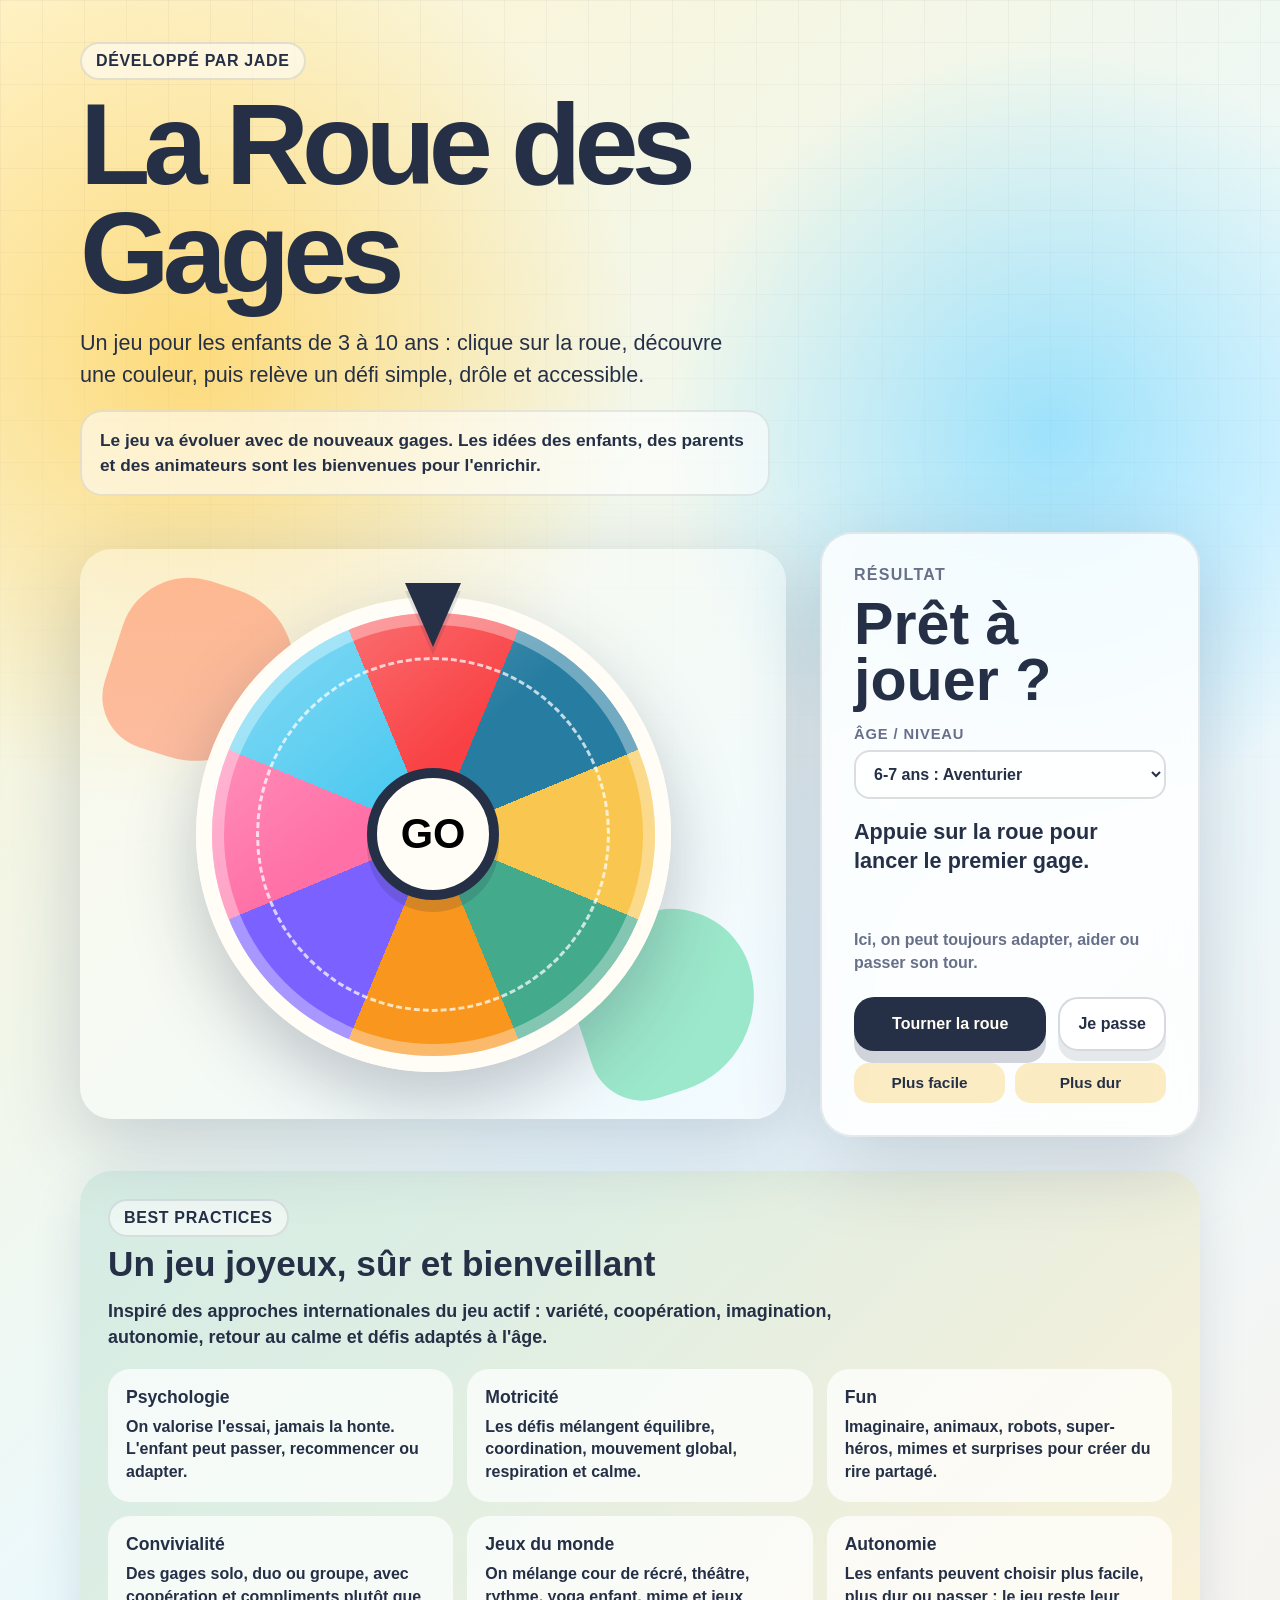
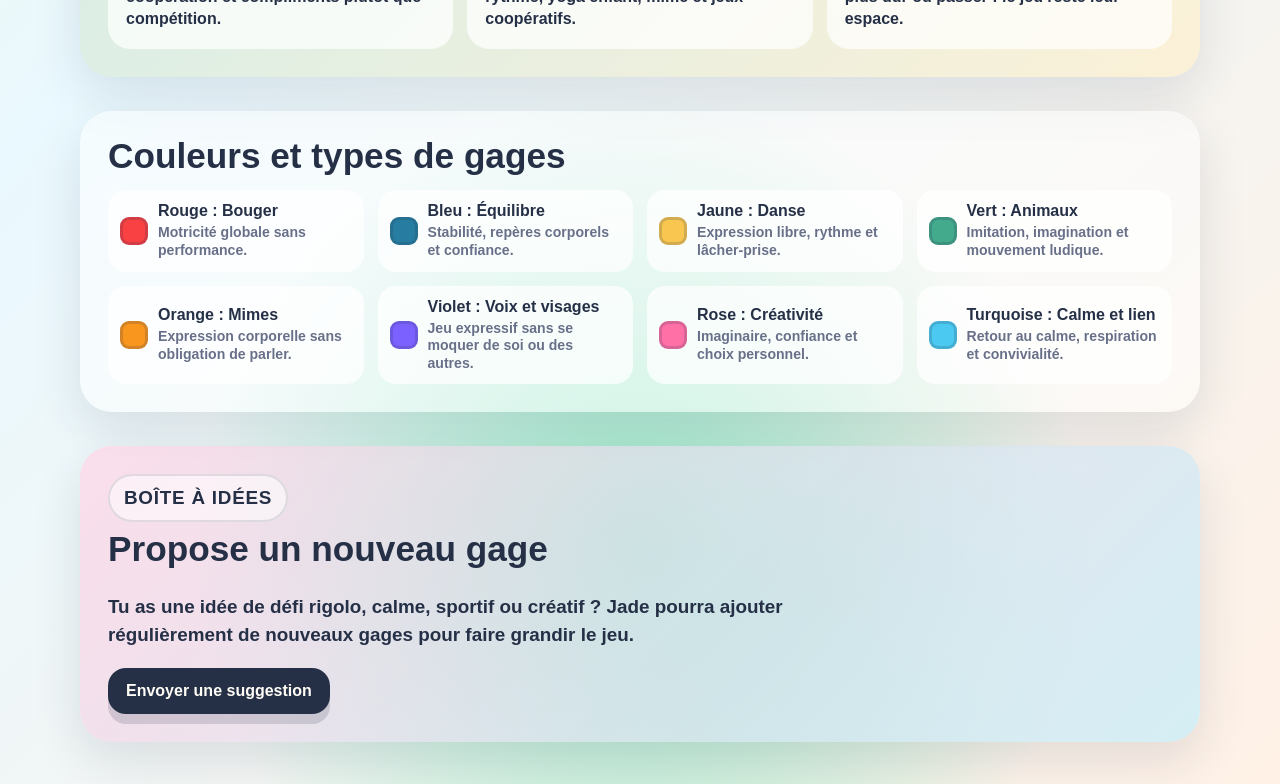
<file: index.html>
<!doctype html>
<html lang="fr">
  <head>
    <meta charset="utf-8" />
    <meta name="viewport" content="width=device-width, initial-scale=1" />
    <meta
      name="description"
      content="Jeu de roue colorée développé par Jade, avec gages simples pour enfants de 3 à 10 ans."
    />
    <meta name="theme-color" content="#f9c74f" />
    <title>Roue des Gages</title>
    <link rel="manifest" href="manifest.webmanifest" />
    <link rel="stylesheet" href="styles.css" />
  </head>
  <body>
    <main class="game-shell">
      <section class="hero" aria-labelledby="page-title">
        <p class="eyebrow">Développé par Jade</p>
        <h1 id="page-title">La Roue des Gages</h1>
        <p class="intro">
          Un jeu pour les enfants de 3 à 10 ans : clique sur la roue,
          découvre une couleur, puis relève un défi simple, drôle et accessible.
        </p>
        <p class="made-by">
          Le jeu va évoluer avec de nouveaux gages. Les idées des enfants, des
          parents et des animateurs sont les bienvenues pour l'enrichir.
        </p>
      </section>

      <section class="game-board" aria-label="Roue de jeu">
        <div class="wheel-zone">
          <div class="pointer" aria-hidden="true"></div>
          <button id="wheel" class="wheel" type="button" aria-label="Faire tourner la roue">
            <span class="wheel-center">
              <span>GO</span>
            </span>
          </button>
        </div>

        <aside class="result-card" aria-live="polite">
          <p class="result-label">Résultat</p>
          <h2 id="color-name">Prêt à jouer ?</h2>
          <div class="player-tools" aria-label="Choisir un niveau de gage">
            <label for="level-select">Âge / niveau</label>
            <select id="level-select">
              <option value="little">3-5 ans : Petit explorateur</option>
              <option value="middle" selected>6-7 ans : Aventurier</option>
              <option value="big">8-10 ans : Champion rigolo</option>
            </select>
          </div>
          <p id="challenge-text" class="challenge-text">
            Appuie sur la roue pour lancer le premier gage.
          </p>
          <p id="challenge-note" class="challenge-note">
            Ici, on peut toujours adapter, aider ou passer son tour.
          </p>
          <div class="actions">
            <button id="spin-button" class="spin-button" type="button">
              Tourner la roue
            </button>
            <button id="skip-button" class="soft-button" type="button">
              Je passe
            </button>
          </div>
          <div class="adjust-buttons" aria-label="Adapter la difficulté">
            <button id="easier-button" class="tiny-button" type="button">
              Plus facile
            </button>
            <button id="harder-button" class="tiny-button" type="button">
              Plus dur
            </button>
          </div>
        </aside>
      </section>

      <section class="best-practices" aria-labelledby="best-practices-title">
        <p class="eyebrow">Best practices</p>
        <h2 id="best-practices-title">Un jeu joyeux, sûr et bienveillant</h2>
        <p class="practice-intro">
          Inspiré des approches internationales du jeu actif : variété,
          coopération, imagination, autonomie, retour au calme et défis adaptés
          à l'âge.
        </p>
        <div class="practice-grid">
          <article>
            <h3>Psychologie</h3>
            <p>On valorise l'essai, jamais la honte. L'enfant peut passer, recommencer ou adapter.</p>
          </article>
          <article>
            <h3>Motricité</h3>
            <p>Les défis mélangent équilibre, coordination, mouvement global, respiration et calme.</p>
          </article>
          <article>
            <h3>Fun</h3>
            <p>Imaginaire, animaux, robots, super-héros, mimes et surprises pour créer du rire partagé.</p>
          </article>
          <article>
            <h3>Convivialité</h3>
            <p>Des gages solo, duo ou groupe, avec coopération et compliments plutôt que compétition.</p>
          </article>
          <article>
            <h3>Jeux du monde</h3>
            <p>On mélange cour de récré, théâtre, rythme, yoga enfant, mime et jeux coopératifs.</p>
          </article>
          <article>
            <h3>Autonomie</h3>
            <p>Les enfants peuvent choisir plus facile, plus dur ou passer : le jeu reste leur espace.</p>
          </article>
        </div>
      </section>

      <section class="rules">
        <h2>Couleurs et types de gages</h2>
        <div id="legend" class="legend"></div>
      </section>

      <section class="suggestions" aria-labelledby="suggestions-title">
        <p class="eyebrow">Boîte à idées</p>
        <h2 id="suggestions-title">Propose un nouveau gage</h2>
        <p>
          Tu as une idée de défi rigolo, calme, sportif ou créatif ? Jade pourra
          ajouter régulièrement de nouveaux gages pour faire grandir le jeu.
        </p>
        <a class="suggestion-link" href="https://github.com/KanCover/jeu-jade/issues/new">
          Envoyer une suggestion
        </a>
      </section>
    </main>

    <script src="app.js"></script>
  </body>
</html>
</file>
<file: styles.css>
:root {
  --ink: #253047;
  --paper: #fff8e8;
  --card: rgba(255, 255, 255, 0.82);
  --shadow: 0 24px 80px rgba(43, 53, 85, 0.22);
  --radius: 32px;
}

* {
  box-sizing: border-box;
}

body {
  min-height: 100vh;
  margin: 0;
  color: var(--ink);
  font-family: "Trebuchet MS", "Avenir Next", sans-serif;
  background:
    radial-gradient(circle at 15% 15%, rgba(255, 207, 82, 0.7), transparent 28rem),
    radial-gradient(circle at 82% 18%, rgba(91, 207, 255, 0.55), transparent 24rem),
    radial-gradient(circle at 50% 90%, rgba(81, 222, 168, 0.55), transparent 28rem),
    linear-gradient(135deg, #fff4cc 0%, #eaf9ff 48%, #fff1e6 100%);
}

body::before {
  position: fixed;
  inset: 0;
  z-index: -1;
  content: "";
  background-image:
    linear-gradient(rgba(37, 48, 71, 0.055) 1px, transparent 1px),
    linear-gradient(90deg, rgba(37, 48, 71, 0.055) 1px, transparent 1px);
  background-size: 42px 42px;
  mask-image: linear-gradient(to bottom, rgba(0, 0, 0, 0.7), transparent);
}

button {
  font: inherit;
}

.game-shell {
  width: min(1120px, calc(100% - 32px));
  margin: 0 auto;
  padding: 42px 0;
}

.hero {
  max-width: 760px;
  animation: rise-in 650ms ease both;
}

.eyebrow {
  display: inline-flex;
  margin: 0 0 10px;
  padding: 8px 14px;
  border: 2px solid rgba(37, 48, 71, 0.12);
  border-radius: 999px;
  background: rgba(255, 255, 255, 0.55);
  font-weight: 900;
  letter-spacing: 0.04em;
  text-transform: uppercase;
}

h1,
h2 {
  font-family: "Arial Rounded MT Bold", "Cooper Black", "Trebuchet MS", sans-serif;
  line-height: 0.95;
}

h1 {
  margin: 0;
  font-size: clamp(3.2rem, 9vw, 7.6rem);
  letter-spacing: -0.06em;
}

.intro {
  max-width: 650px;
  margin: 18px 0 0;
  font-size: clamp(1.1rem, 2vw, 1.35rem);
  line-height: 1.5;
}

.made-by {
  max-width: 690px;
  margin: 18px 0 0;
  padding: 16px 18px;
  border: 2px solid rgba(37, 48, 71, 0.1);
  border-radius: 22px;
  background: rgba(255, 255, 255, 0.56);
  font-size: 1.08rem;
  font-weight: 900;
  line-height: 1.45;
}

.game-board {
  display: grid;
  grid-template-columns: minmax(320px, 1fr) 380px;
  gap: 34px;
  align-items: center;
  margin-top: 36px;
}

.wheel-zone {
  position: relative;
  display: grid;
  min-height: 570px;
  place-items: center;
  border-radius: var(--radius);
  background: rgba(255, 255, 255, 0.35);
  box-shadow: var(--shadow);
  overflow: hidden;
}

.wheel-zone::before,
.wheel-zone::after {
  position: absolute;
  width: 180px;
  height: 180px;
  border-radius: 46% 54% 65% 35%;
  content: "";
  opacity: 0.55;
}

.wheel-zone::before {
  top: 34px;
  left: 32px;
  background: #ff8b63;
  transform: rotate(18deg);
}

.wheel-zone::after {
  right: 30px;
  bottom: 28px;
  background: #57d9a3;
  transform: rotate(-18deg);
}

.pointer {
  position: absolute;
  top: 34px;
  left: 50%;
  z-index: 3;
  width: 0;
  height: 0;
  border-right: 28px solid transparent;
  border-left: 28px solid transparent;
  border-top: 64px solid #253047;
  filter: drop-shadow(0 8px 0 rgba(37, 48, 71, 0.13));
  transform: translateX(-50%);
}

.wheel {
  position: relative;
  z-index: 2;
  display: grid;
  width: min(78vw, 475px);
  aspect-ratio: 1;
  padding: 0;
  place-items: center;
  border: 16px solid #fffdf5;
  border-radius: 50%;
  background: conic-gradient(
    from -22.5deg,
    #f94144 0deg 45deg,
    #277da1 45deg 90deg,
    #f9c74f 90deg 135deg,
    #43aa8b 135deg 180deg,
    #f8961e 180deg 225deg,
    #7b61ff 225deg 270deg,
    #ff70a6 270deg 315deg,
    #4cc9f0 315deg 360deg
  );
  box-shadow:
    inset 0 0 0 12px rgba(255, 255, 255, 0.34),
    0 28px 70px rgba(37, 48, 71, 0.26);
  cursor: pointer;
  transition:
    transform 4.4s cubic-bezier(0.16, 0.82, 0.17, 1),
    filter 180ms ease;
}

.wheel:hover {
  filter: saturate(1.08) brightness(1.03);
}

.wheel:disabled,
.spin-button:disabled,
.soft-button:disabled,
.tiny-button:disabled,
select:disabled {
  cursor: wait;
  opacity: 0.72;
}

.wheel::before {
  position: absolute;
  inset: 10%;
  border: 3px dashed rgba(255, 255, 255, 0.72);
  border-radius: 50%;
  content: "";
}

.wheel::after {
  position: absolute;
  inset: -10px;
  border-radius: 50%;
  content: "";
  background: linear-gradient(140deg, rgba(255, 255, 255, 0.38), transparent 42%);
  pointer-events: none;
}

.wheel-center {
  position: relative;
  z-index: 2;
  display: grid;
  width: 132px;
  aspect-ratio: 1;
  place-items: center;
  border: 10px solid #253047;
  border-radius: 50%;
  background: #fffdf5;
  box-shadow: 0 12px 0 rgba(37, 48, 71, 0.16);
}

.wheel-center span {
  font-family: "Arial Rounded MT Bold", "Cooper Black", "Trebuchet MS", sans-serif;
  font-size: 2.6rem;
  font-weight: 700;
}

.result-card {
  padding: 32px;
  border: 2px solid rgba(37, 48, 71, 0.1);
  border-radius: var(--radius);
  background: var(--card);
  box-shadow: var(--shadow);
  backdrop-filter: blur(18px);
  animation: rise-in 650ms 120ms ease both;
}

.result-label {
  margin: 0;
  color: #687089;
  font-weight: 900;
  letter-spacing: 0.08em;
  text-transform: uppercase;
}

.result-card h2 {
  margin: 12px 0;
  font-size: clamp(2.2rem, 5vw, 3.7rem);
}

.challenge-text {
  min-height: 104px;
  margin: 18px 0 8px;
  font-size: 1.35rem;
  font-weight: 800;
  line-height: 1.35;
}

.challenge-note {
  min-height: 48px;
  margin: 0 0 20px;
  color: #687089;
  font-weight: 800;
  line-height: 1.4;
}

.player-tools {
  display: grid;
  gap: 8px;
  margin: 18px 0 0;
}

.player-tools label {
  color: #687089;
  font-size: 0.92rem;
  font-weight: 900;
  letter-spacing: 0.06em;
  text-transform: uppercase;
}

.player-tools select {
  width: 100%;
  padding: 13px 14px;
  border: 2px solid rgba(37, 48, 71, 0.16);
  border-radius: 16px;
  color: var(--ink);
  background: rgba(255, 255, 255, 0.76);
  font: inherit;
  font-weight: 900;
}

.actions {
  display: grid;
  grid-template-columns: 1fr auto;
  gap: 12px;
}

.spin-button {
  width: 100%;
  padding: 16px 20px;
  border: 0;
  border-radius: 20px;
  color: #fffdf5;
  background: #253047;
  box-shadow: 0 12px 0 rgba(37, 48, 71, 0.2);
  cursor: pointer;
  font-weight: 900;
}

.soft-button {
  padding: 16px 18px;
  border: 2px solid rgba(37, 48, 71, 0.18);
  border-radius: 20px;
  color: var(--ink);
  background: rgba(255, 255, 255, 0.72);
  box-shadow: 0 10px 0 rgba(37, 48, 71, 0.1);
  cursor: pointer;
  font-weight: 900;
}

.adjust-buttons {
  display: grid;
  grid-template-columns: 1fr 1fr;
  gap: 10px;
  margin-top: 12px;
}

.tiny-button {
  padding: 11px 12px;
  border: 0;
  border-radius: 15px;
  color: var(--ink);
  background: rgba(249, 199, 79, 0.34);
  cursor: pointer;
  font-size: 0.96rem;
  font-weight: 900;
}

.spin-button:active,
.soft-button:active {
  transform: translateY(3px);
  box-shadow: 0 9px 0 rgba(37, 48, 71, 0.2);
}

.rules,
.suggestions,
.best-practices {
  margin-top: 34px;
  padding: 28px;
  border-radius: var(--radius);
  background: rgba(255, 255, 255, 0.48);
  box-shadow: 0 18px 50px rgba(37, 48, 71, 0.12);
}

.rules h2,
.suggestions h2,
.best-practices h2 {
  margin: 0 0 18px;
  font-size: 2.2rem;
}

.best-practices {
  background:
    linear-gradient(135deg, rgba(67, 170, 139, 0.2), rgba(249, 199, 79, 0.2)),
    rgba(255, 255, 255, 0.58);
}

.best-practices .eyebrow {
  margin: 0 0 10px;
}

.practice-intro {
  max-width: 820px;
  margin: 0 0 18px;
  font-size: 1.12rem;
  font-weight: 900;
  line-height: 1.45;
}

.practice-grid {
  display: grid;
  grid-template-columns: repeat(3, minmax(0, 1fr));
  gap: 14px;
}

.practice-grid article {
  padding: 18px;
  border-radius: 22px;
  background: rgba(255, 255, 255, 0.7);
}

.practice-grid h3 {
  margin: 0 0 8px;
  font-size: 1.1rem;
}

.practice-grid p {
  margin: 0;
  font-weight: 800;
  line-height: 1.42;
}

.suggestions {
  display: grid;
  gap: 10px;
  background:
    linear-gradient(135deg, rgba(255, 112, 166, 0.22), rgba(76, 201, 240, 0.24)),
    rgba(255, 255, 255, 0.6);
}

.suggestions .eyebrow {
  width: fit-content;
  margin: 0;
}

.suggestions p {
  max-width: 720px;
  margin: 0;
  font-size: 1.18rem;
  font-weight: 800;
  line-height: 1.45;
}

.suggestion-link {
  width: fit-content;
  margin-top: 10px;
  padding: 14px 18px;
  border-radius: 18px;
  color: #fffdf5;
  background: #253047;
  box-shadow: 0 10px 0 rgba(37, 48, 71, 0.16);
  font-weight: 900;
  text-decoration: none;
}

.suggestion-link:focus,
.suggestion-link:hover {
  transform: translateY(-2px);
}

.legend {
  display: grid;
  grid-template-columns: repeat(4, minmax(0, 1fr));
  gap: 14px;
}

.legend-item {
  display: flex;
  gap: 10px;
  align-items: center;
  min-height: 68px;
  padding: 12px;
  border-radius: 18px;
  background: rgba(255, 255, 255, 0.72);
  font-weight: 900;
}

.legend-item span:last-child {
  display: grid;
  gap: 4px;
}

.legend-item small {
  color: #687089;
  font-size: 0.88rem;
  font-weight: 800;
  line-height: 1.25;
}

.swatch {
  width: 28px;
  height: 28px;
  flex: 0 0 auto;
  border: 3px solid rgba(37, 48, 71, 0.18);
  border-radius: 9px;
}

@keyframes rise-in {
  from {
    opacity: 0;
    transform: translateY(18px);
  }

  to {
    opacity: 1;
    transform: translateY(0);
  }
}

@media (max-width: 880px) {
  .game-board {
    grid-template-columns: 1fr;
  }

  .wheel-zone {
    min-height: 480px;
  }

  .legend {
    grid-template-columns: repeat(2, minmax(0, 1fr));
  }

  .practice-grid {
    grid-template-columns: repeat(2, minmax(0, 1fr));
  }
}

@media (max-width: 560px) {
  .game-shell {
    width: min(100% - 22px, 1120px);
    padding: 24px 0;
  }

  .wheel-zone {
    min-height: 390px;
  }

  .wheel-center {
    width: 102px;
  }

  .wheel-center span {
    font-size: 2rem;
  }

  .legend {
    grid-template-columns: 1fr;
  }

  .actions,
  .adjust-buttons,
  .practice-grid {
    grid-template-columns: 1fr;
  }
}
</file>
